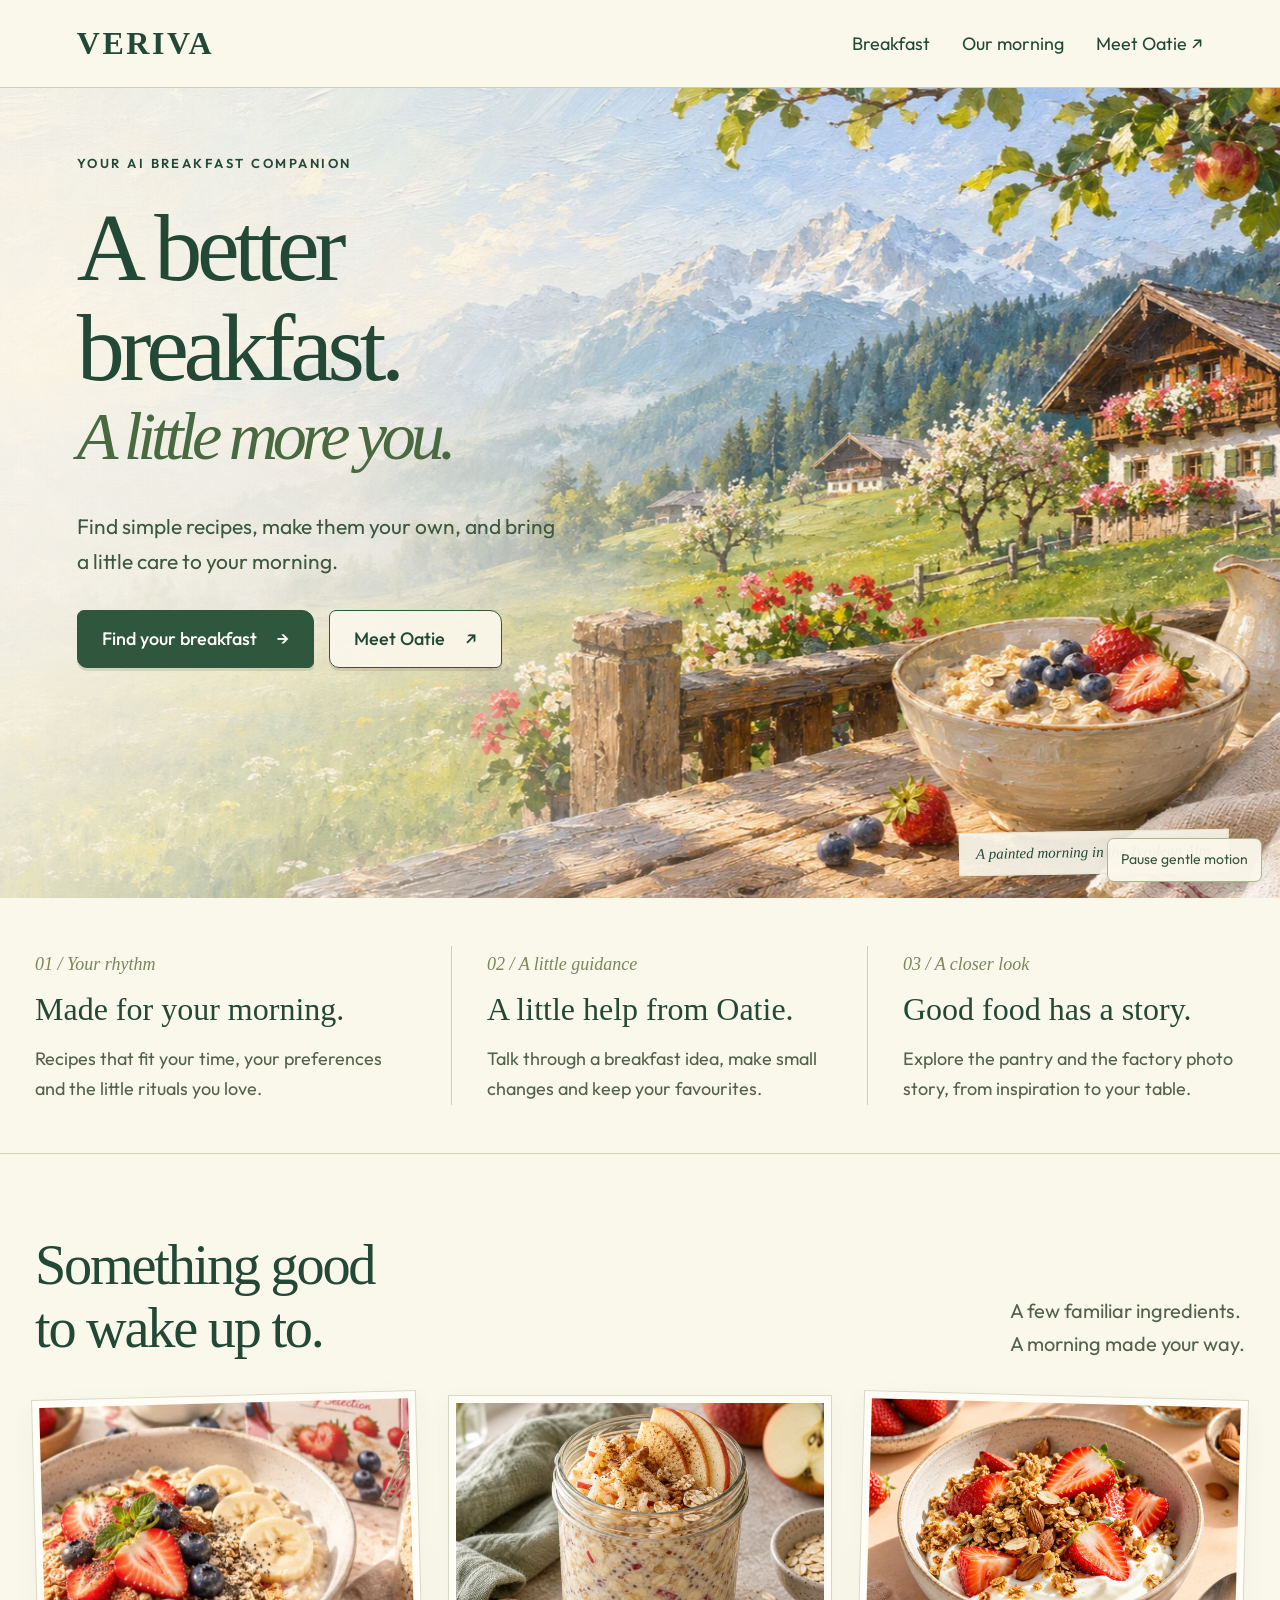
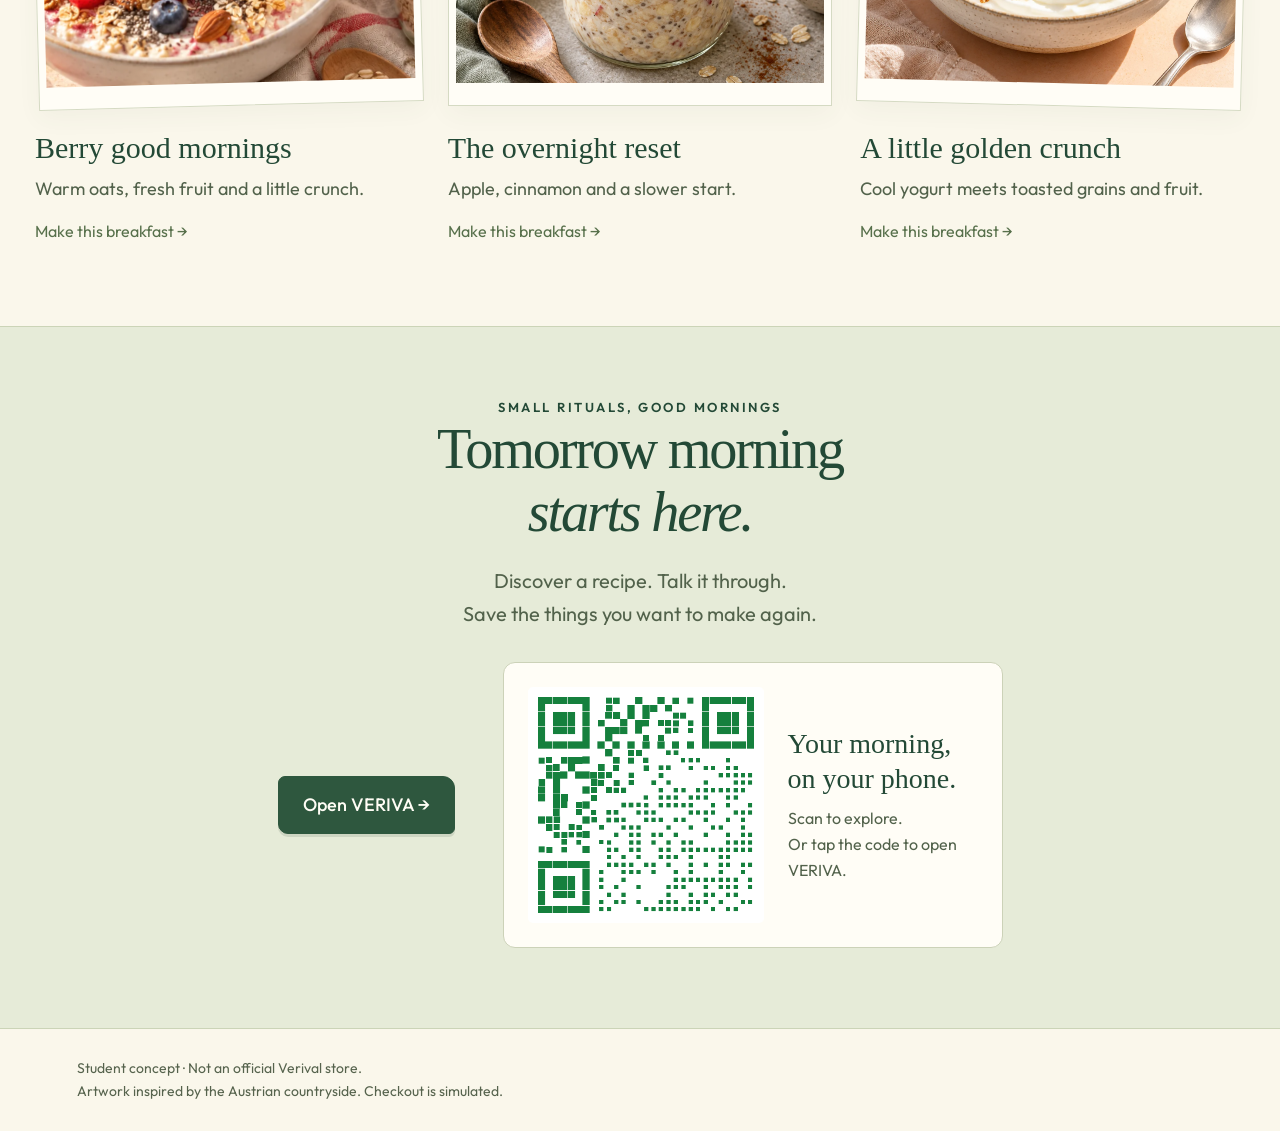
<file: index.html>
<!doctype html>
<html lang="en">
<head>
<script>
// Older shared links pointed directly at the QR card. Open those at the hero.
if (location.hash === '#scan-app') {
  history.replaceState(history.state, '', location.pathname + location.search);
  history.scrollRestoration = 'manual';
  addEventListener('pageshow', () => {
    scrollTo({top: 0, left: 0, behavior: 'instant'});
    history.scrollRestoration = 'auto';
  }, {once: true});
}
</script>
<meta charset="utf-8"><meta name="viewport" content="width=device-width,initial-scale=1">
<title>VERIVA — A little more you</title>
<meta name="description" content="Thoughtful breakfast ideas, a little inspiration, and a morning made your way.">
<link rel="preload" href="hero.webp" as="image">
<style>
@font-face{font-family:Outfit;src:url('outfit.ttf') format('truetype');font-display:swap;font-weight:100 900}
:root{--ink:#234936;--paper:#faf7eb;--muted:#52624b;--line:#ccd2b8}
*{box-sizing:border-box}html{scroll-behavior:smooth;scroll-padding-top:90px}body{margin:0;background:var(--paper);color:var(--ink);font:400 20px/1.65 Outfit,system-ui,sans-serif}a{color:inherit;text-decoration:none}a:focus-visible,button:focus-visible{outline:3px solid #516f43;outline-offset:5px}button{font:inherit;cursor:pointer}img{display:block;max-width:100%}h1,h2,h3,p{margin:0}h1,h2,h3{font-family:Georgia,'Times New Roman',serif;font-weight:400}header{height:88px;padding:0 6%;display:flex;align-items:center;justify-content:space-between;border-bottom:1px solid var(--line);background:var(--paper)}.brand{font:600 32px Georgia,serif;letter-spacing:.08em}nav{display:flex;gap:32px;font-size:18px}nav a{border-bottom:1px solid transparent}nav a:hover{border-color:var(--ink)}
.hero{position:relative;min-height:810px;isolation:isolate;overflow:hidden;background:#e9ede2}.painting{position:absolute;inset:0;z-index:-3;background:url('hero.webp') center/cover}.hero:before{content:'';position:absolute;inset:0;z-index:-2;background:linear-gradient(90deg,#faf7ebc9 0%,#faf7eb7d 30%,transparent 58%)}.sunlight{position:absolute;inset:-12%;z-index:-1;pointer-events:none;background:radial-gradient(ellipse at 40% 10%,#fff5cb35,transparent 55%);animation:light 18s ease-in-out infinite alternate}.hero-copy{padding:65px 0 80px;margin-left:6%;width:min(58%,780px)}.eyebrow{display:block;font-size:13px;letter-spacing:.19em;font-weight:600;line-height:1.6}.hero h1{font-size:clamp(78px,7.5vw,116px);line-height:1.04;letter-spacing:-.055em;margin:24px 0 26px}.hero h1 span{display:block}.hero h1 em{display:block;font-size:.71em;line-height:1.16;padding-bottom:.09em;color:#496940;white-space:nowrap}.hero p{max-width:490px;font-size:21px;line-height:1.7;color:#3e583e}.actions{display:flex;gap:15px;flex-wrap:wrap;margin-top:30px}.cta{display:inline-flex;align-items:center;justify-content:center;gap:20px;min-height:58px;padding:13px 24px;background:#2e573e;color:#fffdf5;border:1px solid #2e573e;border-radius:7px 12px 6px 10px;font-size:18px;font-weight:500;box-shadow:0 3px 0 #34523d24;transition:transform 180ms,box-shadow 180ms}.cta.secondary{background:#faf7ebed;color:var(--ink)}.cta:hover{transform:translateY(-3px);box-shadow:0 6px 0 #34523d20}.cta:active{transform:translateY(1px)}.art-note{position:absolute;right:4%;bottom:25px;padding:9px 16px;background:#faf7ebeb;font:italic 15px/1.5 Georgia,serif;border:1px solid #ebe5cc;transform:rotate(-1deg)}
.values{max-width:1280px;margin:auto;padding:48px 35px;display:grid;grid-template-columns:repeat(3,1fr);gap:38px;border-bottom:1px solid var(--line)}.values article+article{padding-left:35px;border-left:1px solid var(--line)}.number{font:italic 18px Georgia,serif;color:#78875e}.values h2{font-size:32px;line-height:1.15;margin:12px 0 16px}.values p{font-size:18px;color:var(--muted);line-height:1.7}.collection{max-width:1280px;margin:auto;padding:80px 35px}.collection-heading{display:flex;align-items:end;justify-content:space-between;gap:30px;margin-bottom:35px}.collection h2,.closing h2{font-size:clamp(40px,4.4vw,62px);line-height:1.12;letter-spacing:-.04em}.collection-heading p{max-width:31ch;color:var(--muted)}.recipes{display:grid;grid-template-columns:repeat(3,minmax(0,1fr));gap:28px}.recipe figure{margin:0;padding:7px 7px 22px;background:#fffdf6;border:1px solid #d5dac3;box-shadow:0 8px 24px #41573d0c;transition:transform 250ms}.recipe:nth-child(1) figure{transform:rotate(-1.5deg)}.recipe:nth-child(3) figure{transform:rotate(1.5deg)}.recipe:hover figure{transform:translateY(-5px)}.recipe img{width:100%;height:280px;object-fit:cover}.recipe h3{font-size:30px;line-height:1.2;margin:24px 0 8px}.recipe p{font-size:18px;color:var(--muted)}.recipe small{display:block;margin-top:14px;color:#57704b;font-size:16px}.closing{text-align:center;padding:70px 25px 80px;background:#e6ebd8;border-block:1px solid #cbd4b7}.closing p{margin:20px auto 25px;color:var(--muted);max-width:46ch}.closing .cta{margin:auto}footer{padding:28px 6%;display:flex;flex-wrap:wrap;justify-content:space-between;gap:16px;font-size:14px;color:#56634d}.motion-toggle{border:1px solid #a7b78a;border-radius:7px;background:#faf7eb;color:#34543c;padding:7px 13px;font-size:14px}.reveal{animation:arrive 600ms ease-out both}@keyframes light{from{opacity:.25;transform:translateX(-2%)}to{opacity:.7;transform:translateX(3%)}}@keyframes arrive{from{opacity:.7;transform:translateY(12px)}to{opacity:1;transform:none}}html[data-motion=off] *,html[data-motion=off] *:before{animation:none!important;transition:none!important;scroll-behavior:auto!important}html[data-motion=off] .cta:hover{transform:none}
@media(max-width:900px){header{height:76px;padding:0 6%}nav{gap:20px;font-size:16px}.hero{min-height:950px}.painting{background-position:65% bottom}.hero:before{background:linear-gradient(180deg,#faf7ebed 0%,#faf7ebba 34%,#faf7eb30 63%,transparent 78%)}.hero-copy{padding-top:42px;width:88%;margin:0 auto}.hero h1{font-size:clamp(58px,10.2vw,88px)}.hero h1 em{font-size:.68em}.hero p{font-size:19px;max-width:40ch}.hero-copy .actions{margin-top:25px}.values{padding:40px 6%;gap:25px}.values article+article{padding-left:22px}.values h2{font-size:27px}.values p{font-size:17px}.recipes{gap:18px}.recipe img{height:220px}.recipe h3{font-size:26px}.collection{padding-inline:6%}}
@media(max-width:600px){.brand{font-size:25px}nav a:not(:last-child){display:none}.hero{min-height:900px}.hero-copy{padding-top:34px}.hero h1{font-size:clamp(56px,14.5vw,78px);margin:24px 0}.hero h1 em{font-size:.67em;white-space:normal}.hero p{font-size:18px;max-width:31ch}.eyebrow{font-size:10px;letter-spacing:.14em}.actions{gap:11px}.cta{font-size:17px;padding:12px 18px;min-height:54px;gap:10px}.art-note{font-size:12px;right:5%;bottom:18px}.values{grid-template-columns:1fr;gap:24px}.values article+article{padding:24px 0 0;border-left:0;border-top:1px solid var(--line)}.values h2{font-size:32px}.collection-heading{display:block}.collection-heading p{margin-top:20px;font-size:18px}.recipes{grid-template-columns:1fr;gap:38px}.recipe img{height:auto;aspect-ratio:4/3}.collection{padding-block:55px}.closing{padding-block:55px}.closing p{font-size:18px}.recipe h3{font-size:32px}}
@media(prefers-reduced-motion:reduce){html{scroll-behavior:auto}*,*:before{animation:none!important;transition:none!important}.cta:hover,.recipe:hover figure{transform:none}}
</style>
<link rel="stylesheet" href="motion.css">
<style>.app-qr{display:flex;align-items:center;justify-content:center;gap:24px;max-width:520px;margin:36px auto 0;padding:24px;background:#fffdf6;border:1px solid #ccd2b8;border-radius:12px;text-align:left}.app-qr a{flex-shrink:0;background:white;padding:10px;border-radius:5px}.app-qr img{width:180px;height:180px;max-width:100%}.app-qr strong{display:block;font:400 28px/1.25 Georgia,serif}.closing .app-qr p{font-size:16px;line-height:1.6;margin:10px 0 0}.app-qr a:focus-visible{outline-offset:3px}@media(max-width:560px){.app-qr{flex-direction:column;text-align:center;gap:16px;padding:20px}.app-qr img{width:200px;height:200px}}</style>
<style>.download-options{display:flex;align-items:center;justify-content:center;gap:48px;margin-top:32px}.download-options>.cta{margin:0}.download-options .app-qr{margin:0;max-width:500px;scroll-margin-top:130px}.download-options .app-qr p{margin:10px 0 0}.app-qr img{width:216px;height:216px}@media(max-width:760px){.download-options{flex-direction:column;gap:24px}.download-options .app-qr{width:min(100%,420px)}}#scan-app:target{outline:2px solid #758550;outline-offset:6px}</style>
</head>
<body>
<header><a class="brand" href="#">VERIVA</a><nav aria-label="Main navigation"><a href="#breakfast">Breakfast</a><a href="#morning">Our morning</a><a data-app-path="/expert" href="https://xipoo.com.cn/expert">Meet Oatie ↗</a></nav></header>
<main>
<section class="hero" aria-labelledby="hero-title"><div class="painting" role="img" aria-label="An original oil painting of berry oats on a Tyrolean chalet terrace, Alpine meadows and distant mountains"></div><div class="sunlight" aria-hidden="true"></div><div class="hero-copy reveal"><span class="eyebrow">YOUR AI BREAKFAST COMPANION</span><h1 id="hero-title"><span>A better</span><span>breakfast.</span><em>A little more you.</em></h1><p>Find simple recipes, make them your own, and bring a little care to your morning.</p><div class="actions"><a class="cta" data-app-path="/recipes" href="https://xipoo.com.cn/recipes">Find your breakfast <span aria-hidden="true">→</span></a><a class="cta secondary" data-app-path="/expert" href="https://xipoo.com.cn/expert">Meet Oatie <span aria-hidden="true">↗</span></a></div></div><span class="art-note">A painted morning in the Tyrolean Alps</span></section>
<section class="values" id="morning" aria-label="Made for your morning"><article><span class="number">01 / Your rhythm</span><h2>Made for your morning.</h2><p>Recipes that fit your time, your preferences and the little rituals you love.</p></article><article><span class="number">02 / A little guidance</span><h2>A little help from Oatie.</h2><p>Talk through a breakfast idea, make small changes and keep your favourites.</p></article><article><span class="number">03 / A closer look</span><h2>Good food has a story.</h2><p>Explore the pantry and the factory photo story, from inspiration to your table.</p></article></section>
<section class="collection" id="breakfast"><div class="collection-heading"><h2>Something good<br>to wake up to.</h2><p>A few familiar ingredients.<br>A morning made your way.</p></div><div class="recipes"><a class="recipe" data-app-path="/recipes/berry-oats" href="https://xipoo.com.cn/recipes/berry-oats"><figure><img src="berry.webp" alt="Berry oats with fresh strawberries" width="700" height="500" loading="lazy"></figure><h3>Berry good mornings</h3><p>Warm oats, fresh fruit and a little crunch.</p><small>Make this breakfast →</small></a><a class="recipe" data-app-path="/recipes/overnight-bircher" href="https://xipoo.com.cn/recipes/overnight-bircher"><figure><img src="bircher.webp" alt="Apple Bircher breakfast oats" width="700" height="500" loading="lazy"></figure><h3>The overnight reset</h3><p>Apple, cinnamon and a slower start.</p><small>Make this breakfast →</small></a><a class="recipe" data-app-path="/recipes/yogurt-crunch" href="https://xipoo.com.cn/recipes/yogurt-crunch"><figure><img src="yogurt.webp" alt="Yogurt and granola breakfast" width="700" height="500" loading="lazy"></figure><h3>A little golden crunch</h3><p>Cool yogurt meets toasted grains and fruit.</p><small>Make this breakfast →</small></a></div></section>
<section class="closing"><span class="eyebrow">SMALL RITUALS, GOOD MORNINGS</span><h2>Tomorrow morning<br><em>starts here.</em></h2><p>Discover a recipe. Talk it through.<br>Save the things you want to make again.</p><div class="download-options"><a class="cta" data-app-path="/" href="https://xipoo.com.cn/">Open VERIVA →</a><aside class="app-qr" id="scan-app" aria-label="Scan with your phone"><a data-app-path="/" href="https://xipoo.com.cn/" aria-label="Open VERIVA app"><img src="veriva-app-qr-20261112.gif" alt="Animated QR code supplied for VERIVA" width="360" height="360" loading="eager"></a><div><strong>Your morning,<br>on your phone.</strong><p>Scan to explore.<br>Or tap the code to open VERIVA.</p></div></aside></div></section>

</main><footer><div>Student concept · Not an official Verival store.<br>Artwork inspired by the Austrian countryside. Checkout is simulated.</div><button class="motion-toggle" type="button" aria-pressed="false">Pause gentle motion</button></footer>
<script>const root=document.documentElement,control=document.querySelector('.motion-toggle');control.onclick=()=>{const off=root.dataset.motion!=='off';root.dataset.motion=off?'off':'on';control.setAttribute('aria-pressed',String(off));control.textContent=off?'Play gentle motion':'Pause gentle motion';};if(['127.0.0.1','localhost'].includes(location.hostname)){document.querySelectorAll('[data-app-path]').forEach(link=>link.href=location.origin+link.dataset.appPath);}</script>
<script src="motion.js"></script>
</body></html>
</file>
<file: motion.css>
header{position:sticky;top:0;z-index:20;background:#faf7ebf5;isolation:isolate}
header::after{content:'';position:absolute;inset:0;z-index:-1;box-shadow:0 6px 25px #284d3815;opacity:0;transition:opacity 250ms}
header.is-scrolled::after{opacity:1}
nav a{position:relative;min-height:44px;display:inline-flex;align-items:center;border:0}
nav a::after{content:'';position:absolute;left:0;right:0;bottom:3px;height:2px;background:#6a8450;transform:scaleX(0);transform-origin:left;transition:transform 220ms cubic-bezier(.23,1,.32,1)}
nav a:hover::after,nav a[aria-current=location]::after{transform:scaleX(1)}
.scene-progress{position:fixed;inset:0 0 auto;height:3px;z-index:30;background:#6a8450;transform:scaleX(0);transform-origin:0 50%;pointer-events:none}
.painting{inset:-14px;transform:scale(1.035)}
.hero-copy{position:relative;z-index:2}
.hero-copy h1 span,.hero-copy h1 em{animation:headline-arrive 850ms cubic-bezier(.23,1,.32,1) backwards}
.hero-copy h1 span:nth-child(2){animation-delay:100ms}
.hero-copy h1 em{animation-delay:190ms}
.hero-copy .eyebrow{animation:soft-arrive 750ms ease-out backwards}
.hero-copy>p{animation:soft-arrive 800ms 220ms ease-out backwards}
.hero-copy .actions{animation:soft-arrive 800ms 300ms ease-out backwards}
.sunlight{animation:light 15s ease-in-out infinite alternate}
.scene-dust{position:absolute;inset:0;overflow:hidden;pointer-events:none;z-index:1}
.scene-dust i{position:absolute;width:5px;height:5px;border-radius:50%;background:#fff7da;opacity:0;animation:morning-dust 16s ease-in-out infinite;box-shadow:0 0 7px #fff5caaa}
.scene-dust i:nth-child(1){left:60%;top:31%;animation-delay:-3s}
.scene-dust i:nth-child(2){left:80%;top:49%;width:3px;height:3px;animation-delay:-10s}
.scene-dust i:nth-child(3){left:68%;top:71%;width:4px;height:4px;animation-delay:-7s}
.scene-dust i:nth-child(4){left:88%;top:22%;width:3px;height:3px;animation-delay:-13s}
.art-note{z-index:3;transition:transform 250ms}
.art-note:hover{transform:rotate(0) translateY(-3px)}
.motion-pending{opacity:0;transform:translateY(22px)}
.recipe{perspective:900px}
.recipe figure{position:relative;overflow:hidden;transform-style:preserve-3d;transition:transform 220ms cubic-bezier(.23,1,.32,1)}
.recipe figure::after{content:'';position:absolute;inset:0;background:linear-gradient(120deg,transparent 20%,#fffdf63b 48%,transparent 72%);transform:translateX(-130%);pointer-events:none;opacity:0}
.recipe:hover figure::after{animation:photo-light-pass 850ms ease-out}
.recipe small{display:inline-block;transition:transform 180ms}
.recipe:hover small{transform:translateX(4px)}
.cta{position:relative;overflow:hidden;isolation:isolate}
.cta>span{transition:transform 200ms}
.cta:hover>span{transform:translateX(4px)}
.tap-glow{position:absolute;width:24px;height:24px;border-radius:50%;background:#fffdf580;z-index:-1;pointer-events:none;transform:translate(-50%,-50%)}
.motion-toggle{min-height:44px;position:fixed;right:18px;bottom:18px;z-index:25;box-shadow:0 3px 15px #284d3815;background:#faf7ebf5;transition:transform 180ms}
.motion-toggle:hover{transform:translateY(-2px)}
footer{padding-right:210px}
@keyframes headline-arrive{from{opacity:0;transform:translateY(20px)}to{opacity:1;transform:none}}
@keyframes soft-arrive{from{opacity:.2;transform:translateY(12px)}to{opacity:1;transform:none}}
@keyframes morning-dust{0%,100%{opacity:0;transform:translate3d(0,12px,0) scale(.7)}25%,70%{opacity:.6}80%{opacity:0;transform:translate3d(-35px,-55px,0) scale(1)}}
@keyframes photo-light-pass{0%{opacity:0;transform:translateX(-130%)}30%{opacity:.7}100%{opacity:0;transform:translateX(130%)}}
html[data-motion=off] .painting{transform:none!important}
html[data-motion=off] .scene-dust,html[data-motion=off] .scene-progress{display:none}
html[data-motion=off] *::after{animation:none!important;transition:none!important}
html[data-motion=off] .motion-pending{opacity:1;transform:none}
html[data-motion=off] .recipe:hover figure,html[data-motion=off] .recipe:hover small,html[data-motion=off] .cta:hover>span,html[data-motion=off] .art-note:hover{transform:none!important}
@media(max-width:600px){.scene-dust i:nth-child(n+3){display:none}.motion-toggle{right:12px;bottom:12px;font-size:12px;padding:7px 11px}footer{padding-bottom:82px;padding-right:6%}}
@media(prefers-reduced-motion:reduce){.painting{transform:none!important}.scene-dust,.scene-progress{display:none}.motion-pending{opacity:1;transform:none}.recipe:hover figure,.recipe:hover small,.cta:hover>span,.art-note:hover{transform:none!important}*::after{animation:none!important;transition:none!important}header::after,nav a::after,.motion-toggle{transition:none!important}}
</file>
